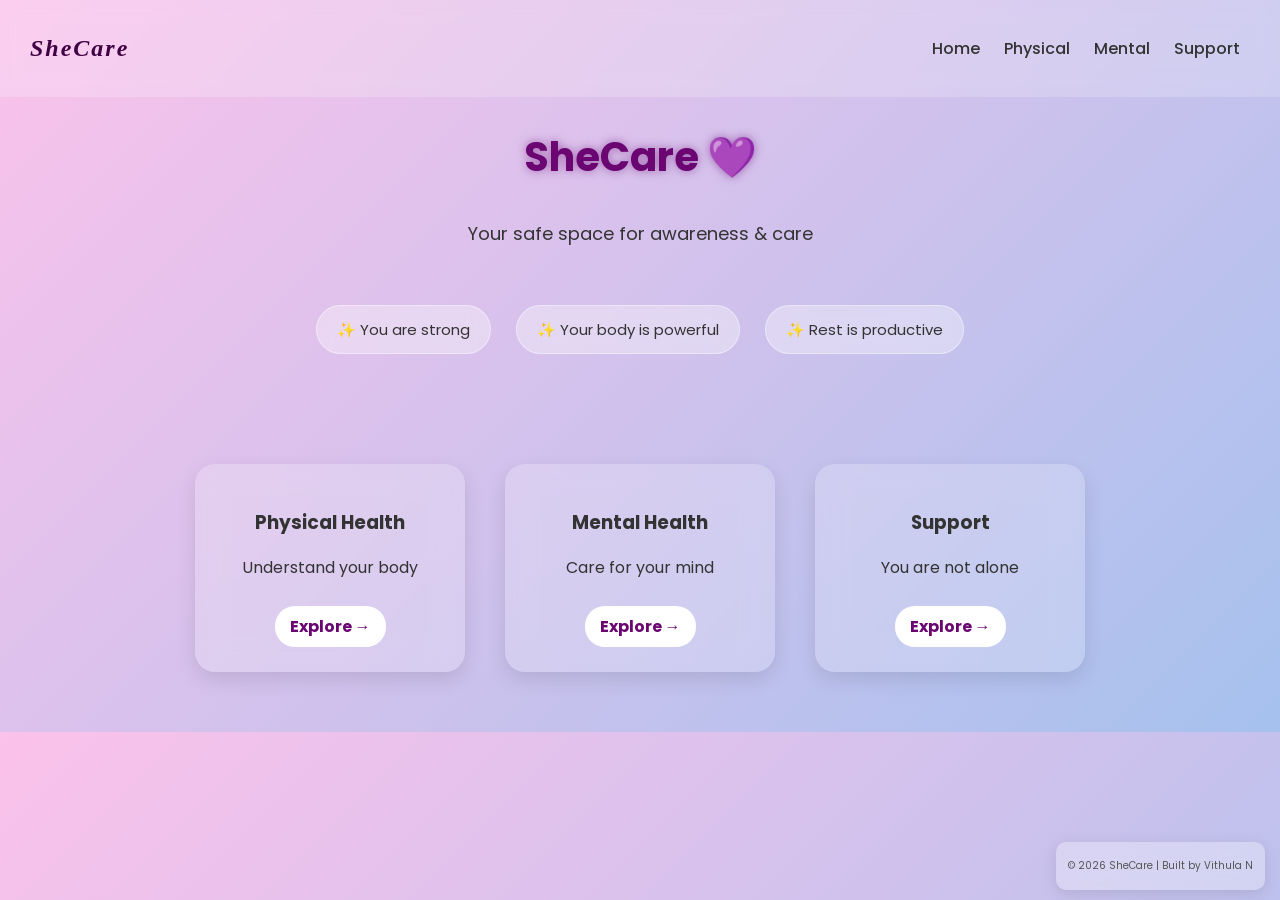
<file: index.html>
<!DOCTYPE html>
<html>
<head>
    <title>SheCare</title>
    <link rel="stylesheet" href="style.css">
    <meta name="viewport" content="width=device-width, initial-scale=1.0">
</head>
<body>

<nav>
    <h2>SheCare</h2>
    <div>
        <a href="index.html">Home</a>
        <a href="period.html">Physical</a>
        <a href="mental.html">Mental</a>
        <a href="support.html">Support</a>
    </div>
</nav>

<section class="hero">
    <h1>SheCare 💜</h1>
    <p>Your safe space for awareness & care</p>
</section>
<!-- ADD HERE -->
<section class="affirmations">
    <span>✨ You are strong</span>
    <span>✨ Your body is powerful</span>
    <span>✨ Rest is productive</span>
</section>



<section class="cards">
    <div class="card">
        <h3>Physical Health</h3>
        <p>Understand your body</p>
        <a href="period.html">Explore →</a>
    </div>

    <div class="card">
        <h3>Mental Health</h3>
        <p>Care for your mind</p>
        <a href="mental.html">Explore →</a>
    </div>

    <div class="card">
        <h3>Support</h3>
        <p>You are not alone</p>
        <a href="support.html">Explore →</a>
    </div>
</section>



<footer>
    <p>© 2026 SheCare | Built by Vithula N</p>
</footer>

</body>
</html>
</file>
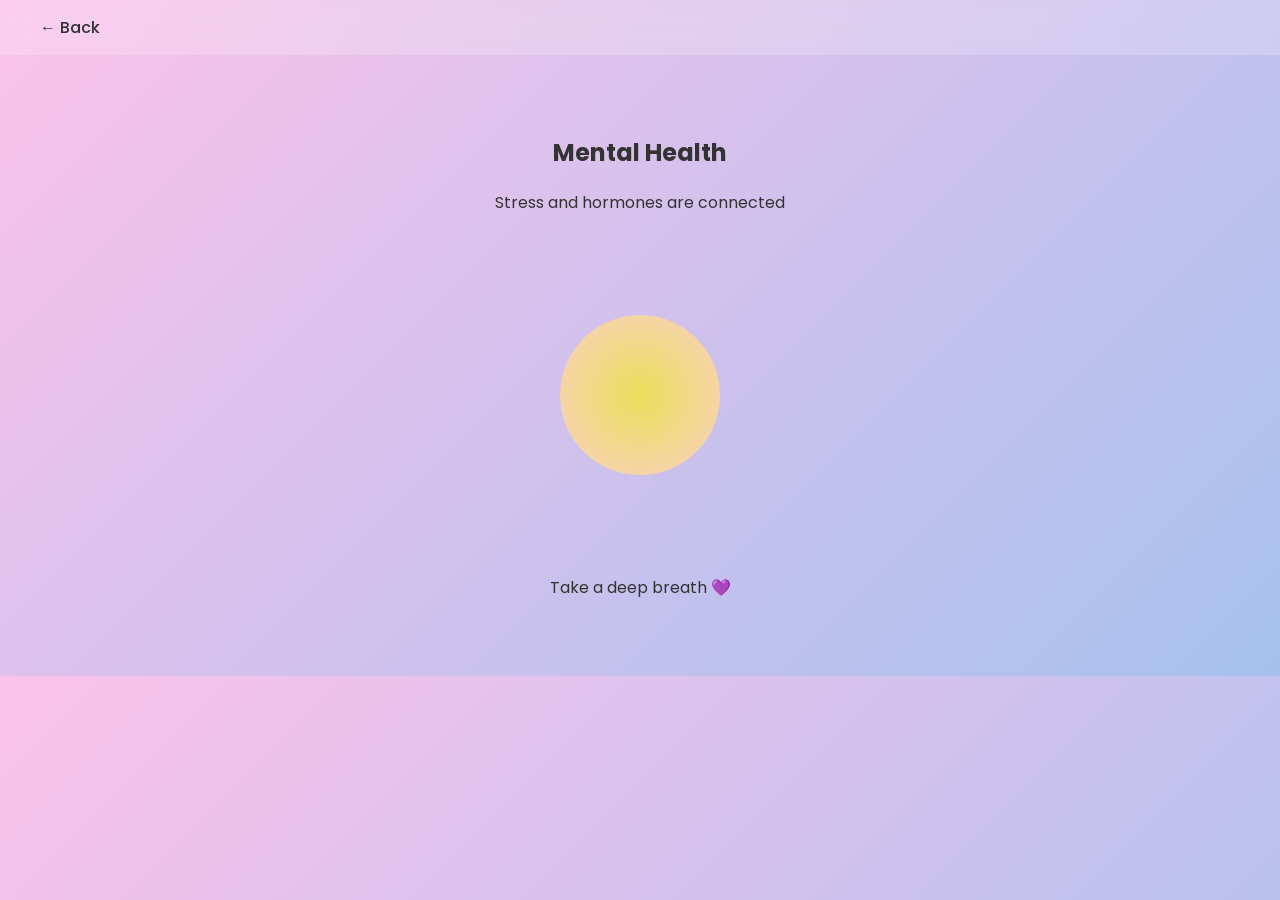
<file: mental.html>
<!DOCTYPE html>
<html>
<head>
    <title>Mental Health</title>
    <link rel="stylesheet" href="style.css">
    <meta name="viewport" content="width=device-width, initial-scale=1.0">
</head>
<body>
    <div class="overlay"></div>

<nav>
    <a href="index.html">← Back</a>
</nav>

<section class="content">
    <h1>Mental Health</h1>
    <p>Stress and hormones are connected</p>

    <div class="breathing"></div>

    <p>Take a deep breath 💜</p>
</section>

</body>
</html>
</file>
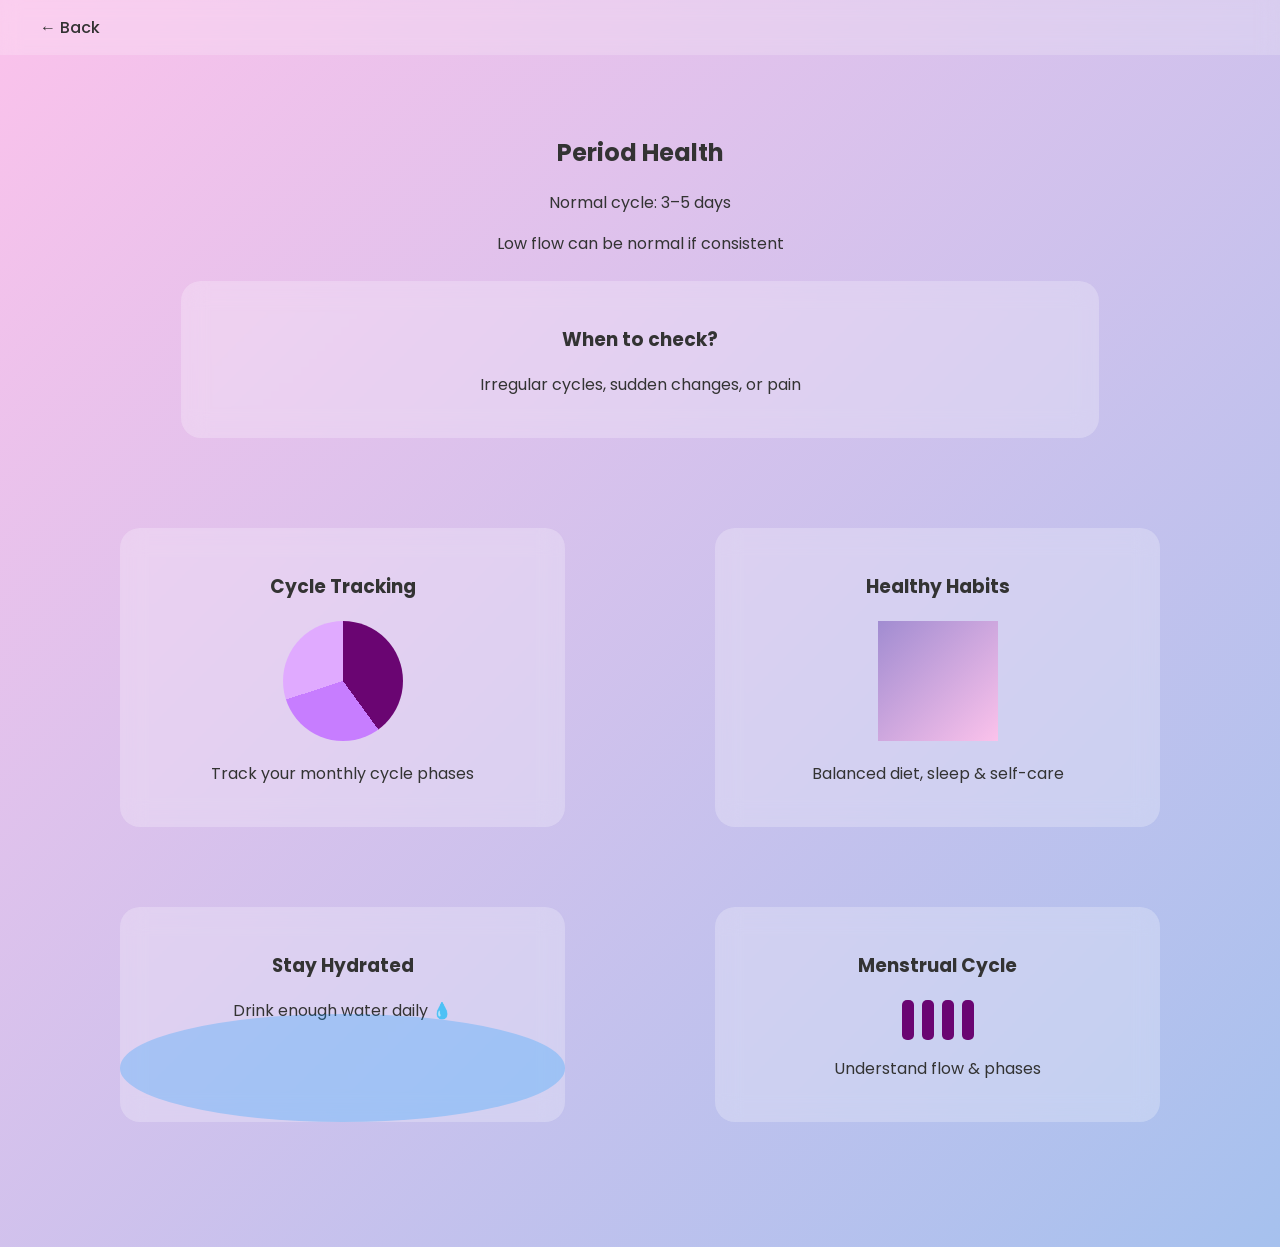
<file: period.html>
<!DOCTYPE html>
<html>
<head>
    <title>Period Health</title>
    <link rel="stylesheet" href="style.css">
    <meta name="viewport" content="width=device-width, initial-scale=1.0">
</head>
<body>
    <div class="overlay"></div>
    

<nav>
    <a href="index.html">← Back</a>
</nav>

<section class="content">
    <h1>Period Health</h1>
    <p>Normal cycle: 3–5 days</p>
    <p>Low flow can be normal if consistent</p>

    <div class="info-card">
        <h3>When to check?</h3>
        <p>Irregular cycles, sudden changes, or pain</p>
    </div>
    <section class="period-grid">

    <div class="info-card tracking">
        <h3>Cycle Tracking</h3>
        <div class="pie"></div>
        <p>Track your monthly cycle phases</p>
    </div>

    <div class="info-card habits">
        <h3>Healthy Habits</h3>
        <div class="blob"></div>
        <p>Balanced diet, sleep & self-care</p>
    </div>

    <div class="info-card water">
        <h3>Stay Hydrated</h3>
        <p>Drink enough water daily 💧</p>
    </div>

    <div class="info-card cycle">
        <h3>Menstrual Cycle</h3>
        <div class="bars">
            <span></span>
            <span></span>
            <span></span>
            <span></span>
        </div>
        <p>Understand flow & phases</p>
    </div>

</section>
</section>

</body>
</html>
</file>
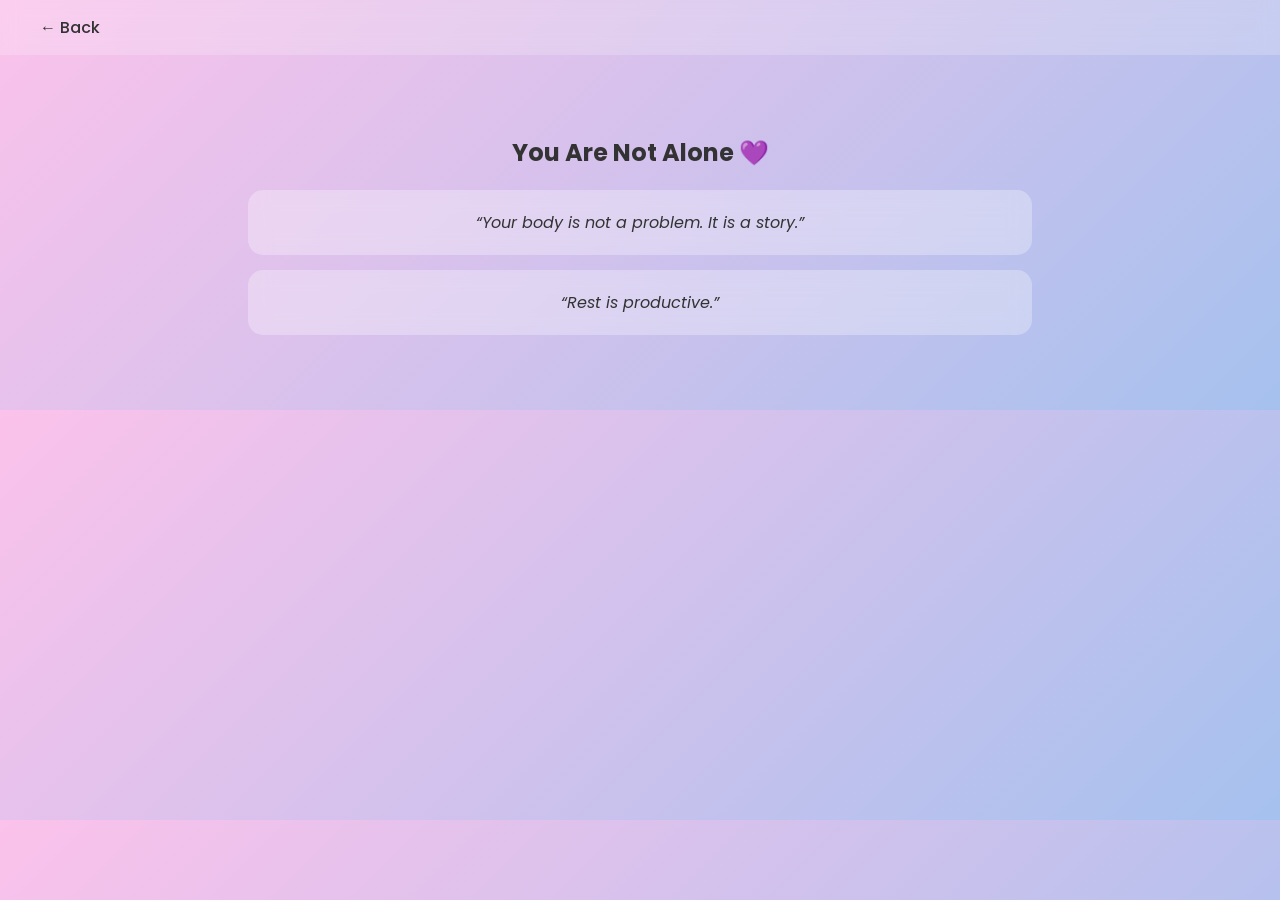
<file: support.html>
<!DOCTYPE html>
<html>
<head>
    <title>Support</title>
    <link rel="stylesheet" href="style.css">
    <meta name="viewport" content="width=device-width, initial-scale=1.0">
</head>
<body>
    <div class="overlay"></div>

<nav>
    <a href="index.html">← Back</a>
</nav>

<section class="content">
    <h1>You Are Not Alone 💜</h1>

    <div class="quote">
        “Your body is not a problem. It is a story.”
    </div>

    <div class="quote">
        “Rest is productive.”
    </div>

</section>

</body>
</html>
</file>
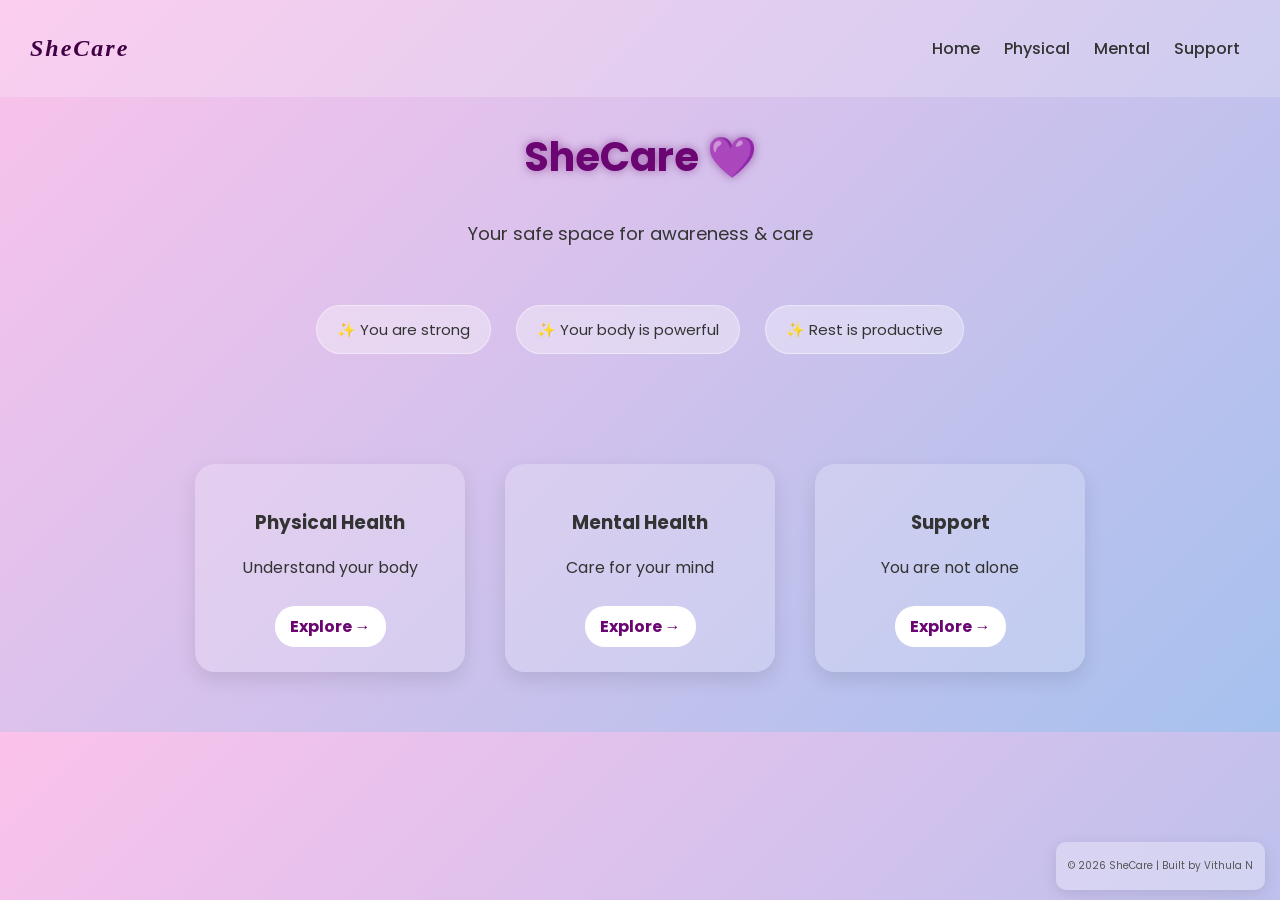
<file: Untitled-1.html>
<!DOCTYPE html>
<html>
<head>
    <title>SheCare</title>
    <link rel="stylesheet" href="style.css">
    <meta name="viewport" content="width=device-width, initial-scale=1.0">
</head>
<body>

<nav>
    <h2>SheCare</h2>
    <div>
        <a href="Untitled-1.html">Home</a>
        <a href="period.html">Physical</a>
        <a href="mental.html">Mental</a>
        <a href="support.html">Support</a>
    </div>
</nav>

<section class="hero">
    <h1>SheCare 💜</h1>
    <p>Your safe space for awareness & care</p>
</section>
<!-- ADD HERE -->
<section class="affirmations">
    <span>✨ You are strong</span>
    <span>✨ Your body is powerful</span>
    <span>✨ Rest is productive</span>
</section>



<section class="cards">
    <div class="card">
        <h3>Physical Health</h3>
        <p>Understand your body</p>
        <a href="period.html">Explore →</a>
    </div>

    <div class="card">
        <h3>Mental Health</h3>
        <p>Care for your mind</p>
        <a href="mental.html">Explore →</a>
    </div>

    <div class="card">
        <h3>Support</h3>
        <p>You are not alone</p>
        <a href="support.html">Explore →</a>
    </div>
</section>



<footer>
    <p>© 2026 SheCare | Built by Vithula N</p>
</footer>

</body>
</html>
</file>
<file: style.css>
@import url('https://fonts.googleapis.com/css2?family=Poppins:wght@300;500;700&display=swap');


body {
    margin: 0;
    font-family: 'Poppins', sans-serif;
    background: linear-gradient(135deg, #fbc2eb, #a6c1ee);
    color: #333;
    animation: pageFade 0.8s ease;
}


@keyframes pageFade {
    from { opacity: 0; }
    to { opacity: 1; }
}

nav {
    display: flex;
    justify-content: space-between;
    align-items: center;
    padding: 15px 30px;
    backdrop-filter: blur(10px);
    background: rgba(255,255,255,0.2);
    position: sticky;
    top: 0;
}

nav a {
    text-decoration: none;
    color: #333;
    margin: 0 10px;
    font-weight: 500;
    position: relative;
}

nav a::after {
    content: "";
    position: absolute;
    width: 0%;
    height: 2px;
    left: 0;
    bottom: -5px;
    background: #6a0572;
    transition: 0.3s;
}

nav a:hover::after {
    width: 100%;
}


.hero {
    text-align: center;
    padding: 30px 20px 20px;
    animation: fadeIn 1.5s ease;
}

nav h2{
    font-style:italic;
    font-weight: 700;
    font-family:Georgia, 'Times New Roman', Times, serif;
    color: #3f0143;
    letter-spacing: 2px;
}
.hero h1 {
     animation: slideDown 1s ease forwards;
    font-size: 40px;
    margin-top: 0;
    color: #6a0572;
    text-shadow: 0 0 10px rgba(106, 5, 114, 0.5);
}

.hero p {
    font-size: 18px;
        animation: fadeUp 1.2s ease forwards;

}
@keyframes slideDown {
    from {
        opacity: 0;
        transform: translateY(-40px);
    }
    to {
        opacity: 1;
        transform: translateY(0);
    }
}

@keyframes fadeUp {
    from {
        opacity: 0;
        transform: translateY(30px);
    }
    to {
        opacity: 1;
        transform: translateY(0);
    }
}



.affirmations {
    display: flex;
    justify-content: center;
    align-items: center;
    gap: 25px;

    margin: 20px auto 50px;
    width: 100%;
}

.affirmations span {
    background: rgba(255,255,255,0.35);
    padding: 12px 20px;

    border-radius: 25px;

    font-size: 15px;

    backdrop-filter: blur(10px);
    border: 1px solid rgba(255,255,255,0.4);

    transition: all 0.3s ease;
    
}



.affirmations span:hover {
    transform: translateY(-6px) scale(1.05);
    box-shadow: 0 10px 25px rgba(0,0,0,0.2);
}


.cards {
    display: flex;
    justify-content: center;
    gap: 40px;
    padding: 60px;
    flex-wrap: wrap;
}


.card {
    background: rgba(255,255,255,0.2);
    backdrop-filter: blur(15px);
    padding: 25px;

    width: 220px;
    border-radius: 20px;
    text-align: center;


    transition: transform 0.4s ease, box-shadow 0.4s ease, background 0.3s ease;

    box-shadow: 0 8px 20px rgba(0,0,0,0.1);

    animation: float 5s ease-in-out infinite;
    
}


@keyframes float {
    0%, 100% { transform: translateY(0); }
    50% { transform: translateY(-8px); }
}


.card:hover {
    transform: translateY(-12px) scale(1.05);
    background: rgba(209, 137, 226, 0.25);
    box-shadow: 
        0 0 25px rgba(106, 5, 114, 0.4),
        0 30px 60px rgba(0,0,0,0.3);
    cursor: pointer;
    animation: none;
}



.card a {
    display: inline-block;
    margin-top: 10px;
    padding: 8px 15px;
    border-radius: 20px;
    background: #ffffff;
    color: #6a0572;
    text-decoration: none;
    font-weight: bold;
    transition: 0.3s;
}

.card a:hover {
    background: #6a0572;
    color: white;
}



.content {
    text-align: center;
    padding: 60px 20px;
    animation: fadeIn 1s ease;
}

.info-card {
    background: rgba(255,255,255,0.3);
    backdrop-filter: blur(10px);
    padding: 20px;
    margin-top: 20px;
    border-radius: 15px;
}



.breathing {
    width: 160px;
    height: 160px;
    background: radial-gradient(circle, #e9df5a, #fad0c4);
    border-radius: 70%;
    margin: 100px auto;
    animation: breathe 5s infinite ease-in-out;
}

@keyframes breathe {
    0%, 100% { transform: scale(1); }
    50% { transform: scale(1.6); }
}



.quote {
    background: rgba(255,255,255,0.3);
    backdrop-filter: blur(10px);
    margin: 15px auto;
    padding: 20px;
    width: 60%;
    border-radius: 15px;
    font-style: italic;
    transition: 0.3s;
}

.quote:hover {
    transform: scale(1.05);
}


@keyframes fadeIn {
    from { opacity: 0; transform: translateY(20px);}
    to { opacity: 1; transform: translateY(0);}
}


footer {
    position: fixed;
    bottom: 10px;
    right: 15px;

    font-size: 10px;
    color: #555;

    background: rgba(255,255,255,0.3);
    backdrop-filter: blur(8px);

    padding: 6px 12px;
    border-radius: 10px;

    box-shadow: 0 4px 15px rgba(0,0,0,0.1);
}


.info-card {
    background: rgba(255,255,255,0.25);
    backdrop-filter: blur(12px);
    padding: 20px;
    margin: 25px auto;
    border-radius: 15px;
    width: 70%;
    text-align: center;

    transition: all 0.4s ease;
    position: relative;
    overflow: hidden;
}



.info-card:hover {
    transform: scale(1.05);
    box-shadow: 0 15px 40px rgba(0,0,0,0.2);
}
.tracking::before {
    content: "";
    position: absolute;
    bottom: 0;
    left: 0;
    height: 5px;
    width: 0%;
    background: #6a0572;
    animation: trackProgress 3s infinite;
}

@keyframes trackProgress {
    0% { width: 0%; }
    50% { width: 80%; }
    100% { width: 0%; }
}
.water::after {
    content: "";
    position: absolute;
    bottom: 0;
    left: 0;
    width: 100%;
    height: 40%;
    background: rgba(0, 150, 255, 0.2);
    border-radius: 50%;
    animation: wave 3s infinite ease-in-out;
}

@keyframes wave {
    0% { transform: translateY(10px); }
    50% { transform: translateY(-10px); }
    100% { transform: translateY(10px); }
}
.water::after {
    content: "";
    position: absolute;
    bottom: 0;
    left: 0;
    width: 100%;
    height: 40%;
    background: rgba(0, 150, 255, 0.2);
    border-radius: 50%;
    animation: wave 3s infinite ease-in-out;
}

@keyframes wave {
    0% { transform: translateY(10px); }
    50% { transform: translateY(-10px); }
    100% { transform: translateY(10px); }
}



@media (max-width: 768px) {

    .cards {
        flex-direction: column;
        align-items: center;
    }

    .affirmations {
        flex-direction: column;
        gap: 15px;
    }

    .quote {
        width: 90%;
    }

    .hero h1 {
        font-size: 30px;
    }
}

.period-grid {
    display: grid;
    grid-template-columns: repeat(2, 1fr);
    gap: 30px;
    padding: 40px;
}


.info-card {
    background: rgba(255,255,255,0.25);
    backdrop-filter: blur(12px);
    padding: 25px;
    border-radius: 20px;
    text-align: center;
    position: relative;
    overflow: hidden;

    opacity: 0;
    transform: translateY(30px);
    animation: fadeUp 0.8s ease forwards;
}


.info-card:nth-child(1) { animation-delay: 0.2s; }
.info-card:nth-child(2) { animation-delay: 0.4s; }
.info-card:nth-child(3) { animation-delay: 0.6s; }
.info-card:nth-child(4) { animation-delay: 0.8s; }


.info-card:hover {
    transform: scale(1.05);
    box-shadow: 0 20px 50px rgba(0,0,0,0.25);
}


@keyframes fadeUp {
    to {
        opacity: 1;
        transform: translateY(0);
    }
}


.pie {
    width: 120px;
    height: 120px;
    margin: 20px auto;
    border-radius: 50%;
    background: conic-gradient(
        #6a0572 0% 40%,
        #c77dff 40% 70%,
        #e0aaff 70% 100%
    );
    animation: rotatePie 6s linear infinite;
}

@keyframes rotatePie {
    from { transform: rotate(0deg); }
    to { transform: rotate(360deg); }
}



.blob {
    width: 120px;
    height: 120px;
    margin: 20px auto;
    background: linear-gradient(135deg, #a18cd1, #fbc2eb);

    animation: morph 6s infinite ease-in-out;
}

@keyframes morph {
    0%   { border-radius: 50%; }
    25%  { border-radius: 60% 40% 60% 40%; }
    50%  { border-radius: 40% 60% 40% 60%; }
    75%  { border-radius: 55% 45% 55% 45%; }
    100% { border-radius: 50%; }
}



.water::after {
    content: "";
    position: absolute;
    bottom: 0;
    left: 0;
    width: 100%;
    height: 50%;
    background: rgba(0,150,255,0.25);
    border-radius: 50%;
    animation: wave 3s infinite ease-in-out;
}

@keyframes wave {
    0% { transform: translateY(10px); }
    50% { transform: translateY(-10px); }
    100% { transform: translateY(10px); }
}



.bars {
    display: flex;
    justify-content: center;
    gap: 8px;
    margin-top: 20px;
}

.bars span {
    width: 12px;
    height: 40px;
    background: #6a0572;
    border-radius: 5px;
    animation: barMove 1.5s infinite ease-in-out;
}

.bars span:nth-child(2) { animation-delay: 0.2s; }
.bars span:nth-child(3) { animation-delay: 0.4s; }
.bars span:nth-child(4) { animation-delay: 0.6s; }

@keyframes barMove {
    0%,100% { transform: scaleY(1); }
    50% { transform: scaleY(1.8); }
}



@media (max-width: 768px) {
    .period-grid {
        grid-template-columns: 1fr;
    }
}
</file>
